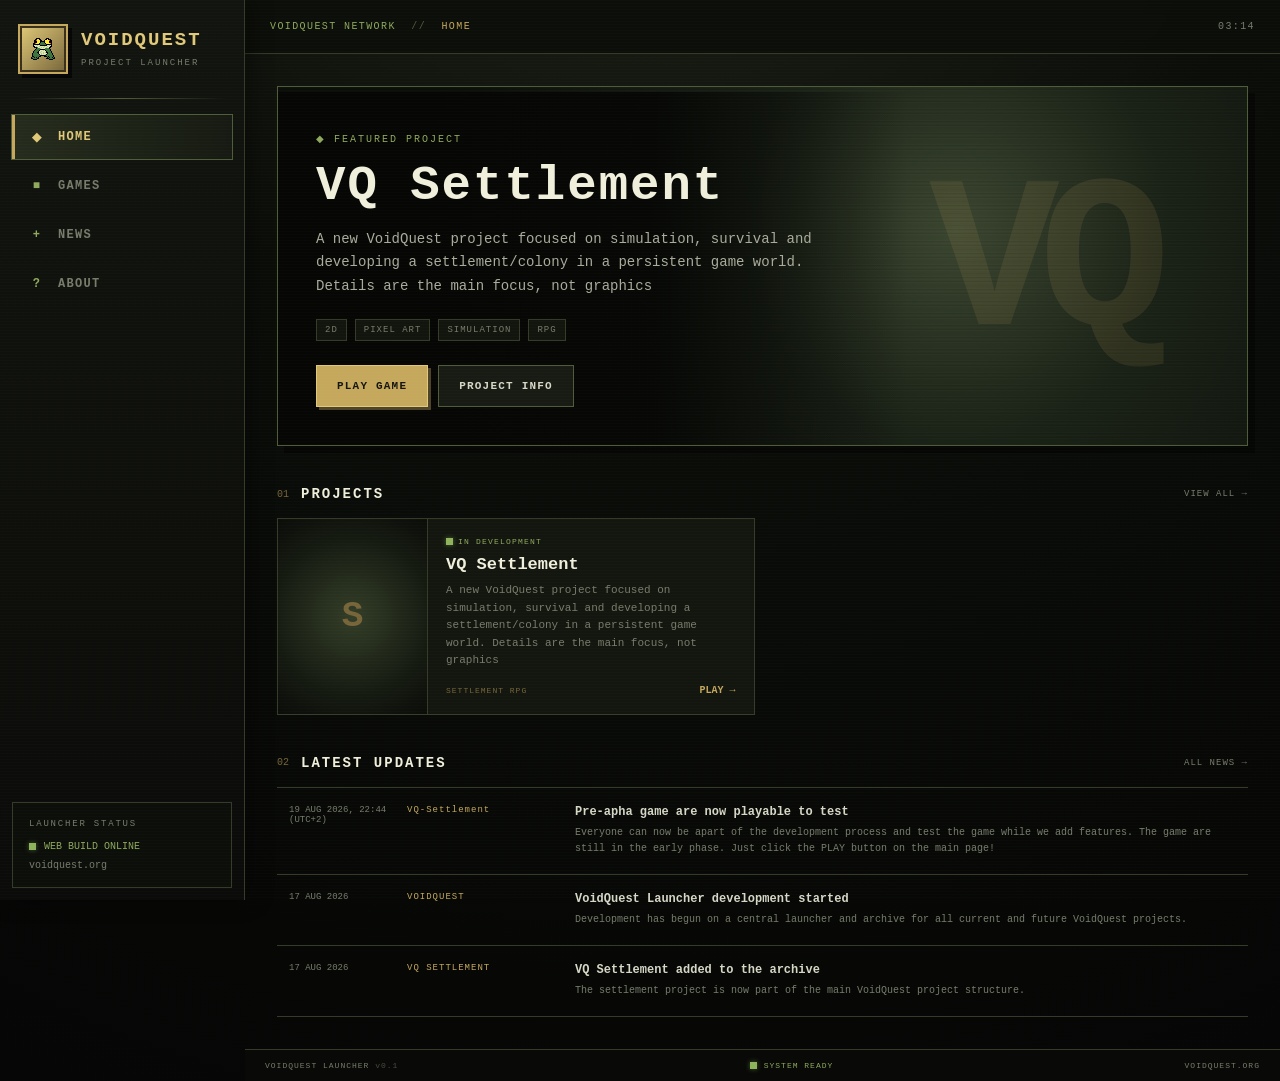
<file: index.html>
<!DOCTYPE html>
<html lang="en">
<head>
    <meta charset="UTF-8">

    <meta
        name="viewport"
        content="width=device-width, initial-scale=1.0"
    >

    <meta
        name="description"
        content="VoidQuest - Games, projects and worlds."
    >

    <title>VoidQuest Launcher</title>

    <link rel="stylesheet" href="style.css">
</head>

<body>

    <!-- Background decoration -->
    <div class="background-grid"></div>
    <div class="screen-noise"></div>

    <div class="launcher">

        <!-- =========================================
             LEFT SIDEBAR
        ========================================== -->
        <aside class="sidebar">

            <div class="brand">

                <div class="brand-icon">
                    <img src="/assets/logo.png" alt="">
                </div>

                <div class="brand-text">
                    <h1>VOIDQUEST</h1>
                    <span>PROJECT LAUNCHER</span>
                </div>

            </div>


            <div class="sidebar-divider"></div>


            <!-- Navigation -->
            <nav class="navigation">

                <button
                    class="nav-button active"
                    data-section="home"
                >
                    <span class="nav-symbol">◆</span>
                    HOME
                </button>


                <button
                    class="nav-button"
                    data-section="games"
                >
                    <span class="nav-symbol">■</span>
                    GAMES
                </button>


                <button
                    class="nav-button"
                    data-section="news"
                >
                    <span class="nav-symbol">+</span>
                    NEWS
                </button>


                <button
                    class="nav-button"
                    data-section="about"
                >
                    <span class="nav-symbol">?</span>
                    ABOUT
                </button>

            </nav>


            <div class="sidebar-spacer"></div>


            <!-- Small project information -->
            <div class="sidebar-status">

                <div class="sidebar-status-title">
                    LAUNCHER STATUS
                </div>

                <div class="status-row">
                    <span class="status-light"></span>
                    <span>WEB BUILD ONLINE</span>
                </div>

                <div class="status-info">
                    voidquest.org
                </div>

            </div>

        </aside>


        <!-- =========================================
             MAIN AREA
        ========================================== -->
        <div class="main-area">


            <!-- TOP BAR -->
            <header class="topbar">

                <div>
                    <span class="topbar-label">VOIDQUEST NETWORK</span>
                    <span class="topbar-separator">//</span>
                    <span id="pageTitle">HOME</span>
                </div>

                <div class="topbar-right">
                    <span id="clock">00:00</span>
                </div>

            </header>


            <!-- =====================================
                 CONTENT
            ====================================== -->
            <main class="content">


                <!-- =================================
                     HOME
                ================================== -->
                <section
                    id="home"
                    class="page-section active"
                >

                    <!-- FEATURED GAME -->
                    <div
                        class="featured-game"
                        id="featuredGame"
                    >
                        <!-- Filled by JavaScript -->
                    </div>


                    <div class="section-header">

                        <div>
                            <span class="section-index">
                                01
                            </span>

                            <h2>
                                PROJECTS
                            </h2>
                        </div>

                        <button
                            class="text-button"
                            data-open-section="games"
                        >
                            VIEW ALL →
                        </button>

                    </div>


                    <div
                        class="game-grid"
                        id="homeGames"
                    >
                        <!-- Filled by JavaScript -->
                    </div>


                    <!-- Updates -->
                    <div class="section-header updates-header">

                        <div>
                            <span class="section-index">
                                02
                            </span>

                            <h2>
                                LATEST UPDATES
                            </h2>
                        </div>

                        <button
                            class="text-button"
                            data-open-section="news"
                        >
                            ALL NEWS →
                        </button>

                    </div>


                    <div
                        class="news-list"
                        id="homeNews"
                    >
                        <!-- Filled by JavaScript -->
                    </div>

                </section>



                <!-- =================================
                     GAMES
                ================================== -->
                <section
                    id="games"
                    class="page-section"
                >

                    <div class="page-heading">

                        <span class="eyebrow">
                            VOIDQUEST ARCHIVE
                        </span>

                        <h2>
                            GAMES & PROJECTS
                        </h2>

                        <p>
                            A collection of worlds, prototypes
                            and experiments created under
                            VoidQuest.
                        </p>

                    </div>


                    <div
                        class="game-grid large-grid"
                        id="allGames"
                    >
                        <!-- Filled by JavaScript -->
                    </div>

                </section>



                <!-- =================================
                     NEWS
                ================================== -->
                <section
                    id="news"
                    class="page-section"
                >

                    <div class="page-heading">

                        <span class="eyebrow">
                            DEVELOPER LOG
                        </span>

                        <h2>
                            NEWS & UPDATES
                        </h2>

                        <p>
                            Development logs, game updates
                            and VoidQuest announcements.
                        </p>

                    </div>


                    <div
                        class="news-list full-news-list"
                        id="allNews"
                    >
                        <!-- Filled by JavaScript -->
                    </div>

                </section>



                <!-- =================================
                     ABOUT
                ================================== -->
                <section
                    id="about"
                    class="page-section"
                >

                    <div class="page-heading">

                        <span class="eyebrow">
                            ABOUT THE PROJECT
                        </span>

                        <h2>
                            VOIDQUEST
                        </h2>

                    </div>


                    <div class="about-layout">

                        <div class="about-panel">

                            <h3>
                                WHAT IS VOIDQUEST?
                            </h3>

                            <p>
                                VoidQuest is my personal collection
                                of games, experiments and worlds.
                            </p>

                            <p>
                                Most projects are inspired by
                                old-school RPGs, MMORPGs,
                                dungeon crawlers and pixel-art games.
                            </p>

                            <p>
                                This launcher acts as the central
                                hub for every VoidQuest project.
                            </p>

                        </div>


                        <div class="about-panel">

                            <h3>
                                CURRENT FOCUS
                            </h3>

                            <div class="info-row">
                                <span>PROJECTS</span>
                                <strong>2</strong>
                            </div>

                            <div class="info-row">
                                <span>PLATFORM</span>
                                <strong>WEB</strong>
                            </div>

                            <div class="info-row">
                                <span>ENGINE</span>
                                <strong>HTML / JS</strong>
                            </div>

                            <div class="info-row">
                                <span>STATUS</span>
                                <strong>IN DEVELOPMENT</strong>
                            </div>

                        </div>


                        <div class="about-panel about-wide">

                            <h3>
                                THE VOIDQUEST ARCHIVE
                            </h3>

                            <p>
                                One of the goals of this website is
                                to keep old projects alive instead
                                of letting them disappear when
                                development stops.
                            </p>

                            <p>
                                Finished games, abandoned prototypes
                                and active projects can all remain
                                available here as part of the
                                VoidQuest archive.
                            </p>

                        </div>

                    </div>

                </section>

            </main>


            <!-- =====================================
                 BOTTOM STATUS BAR
            ====================================== -->
            <footer class="statusbar">

                <div>
                    VOIDQUEST LAUNCHER
                    <span class="dim">v0.1</span>
                </div>

                <div class="statusbar-center">
                    <span class="status-light"></span>
                    SYSTEM READY
                </div>

                <div>
                    VOIDQUEST.ORG
                </div>

            </footer>

        </div>

    </div>


    <!-- Small popup message -->
    <div
        id="toast"
        class="toast"
    >
        Message
    </div>


    <script src="script.js"></script>

</body>
</html>
</file>
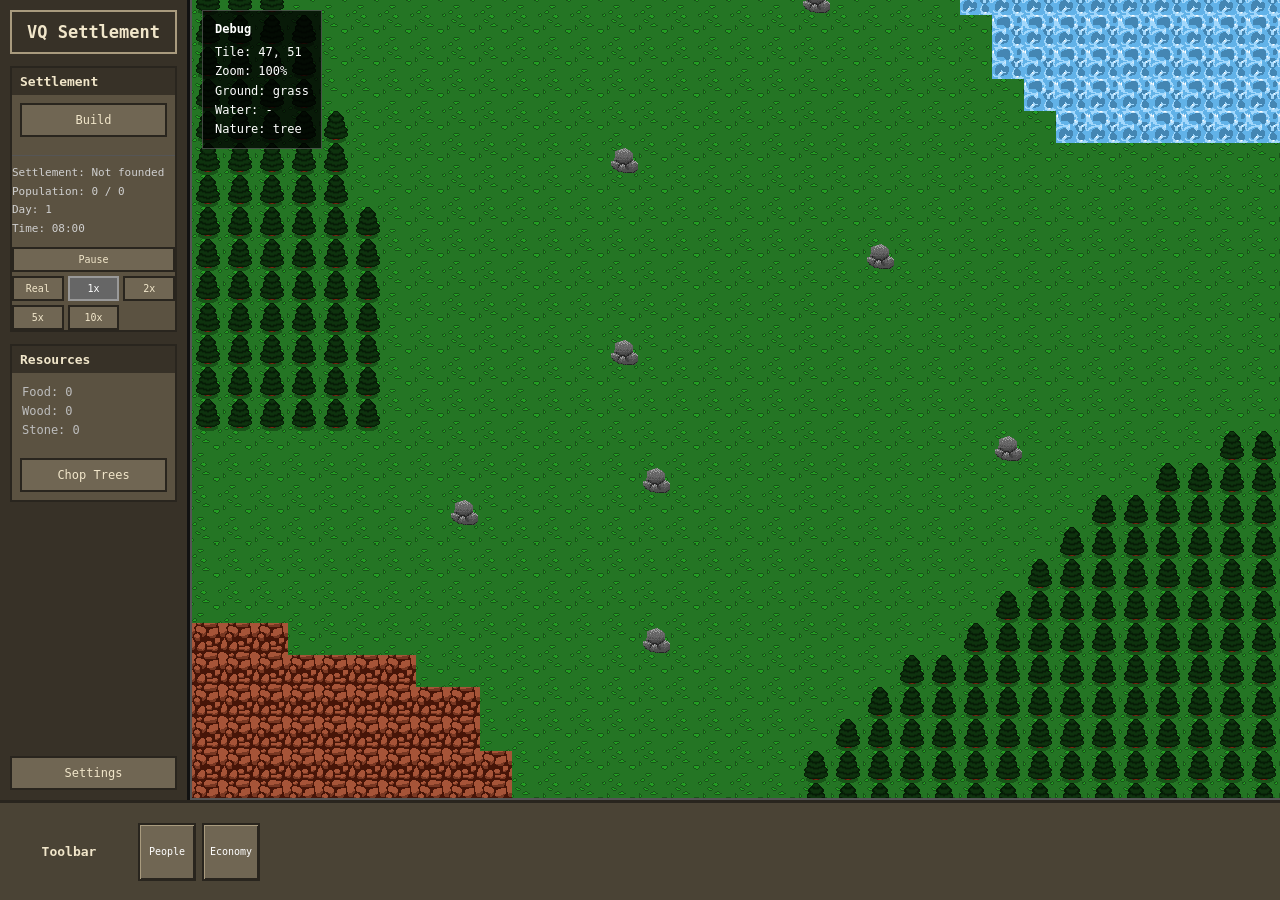
<file: vq-settlement/index.html>
<!DOCTYPE html>
<html lang="en">
<head>
    <meta charset="UTF-8">

    <meta
        name="viewport"
        content="width=device-width, initial-scale=1.0"
    >

    <title>VQ Settlement</title>

    <link rel="stylesheet" href="style.css">
</head>

<body>

    <div id="game-container">

        <!-- FAST VENSTRE UI -->
        <aside id="left-ui">

            <div class="ui-title">
                VQ Settlement
            </div>

            <div class="ui-section">
                <div class="ui-section-title">Settlement</div>

                <div class="ui-section-content">
                    <button id="category-build" class="ui-action-button">
                        Build
                    </button>
                </div>

                <div class="settlement-readout">
                    Settlement:
                    <span id="settlement-name">Not founded</span>
                    <br>

                    Population:
                    <span id="settlement-population">0</span>
                    <br>

                    Day:
                    <span id="game-day">1</span>
                    <br>

                    Time:
                    <span id="game-time">08:00</span>

                    <div class="time-controls">

                        <button
                            id="time-pause-button"
                            class="time-control-button"
                            title="Pause / Play"
                        >
                            Pause
                        </button>

                        <button
                            id="time-speed-real"
                            class="time-control-button"
                            title="Real-time speed"
                        >
                            Real
                        </button>

                        <button
                            id="time-speed-1"
                            class="time-control-button active"
                            title="Normal speed"
                        >
                            1x
                        </button>

                        <button
                            id="time-speed-2"
                            class="time-control-button"
                            title="2x speed"
                        >
                            2x
                        </button>

                        <button
                            id="time-speed-5"
                            class="time-control-button"
                            title="5x speed"
                        >
                            5x
                        </button>

                        <button
                            id="time-speed-10"
                            class="time-control-button"
                            title="10x speed"
                        >
                            10x
                        </button>

                    </div>

                </div>

            </div>

            <div class="ui-section">
                <div class="ui-section-title">Resources</div>

                <div class="ui-placeholder">
                    Food: <span id="resource-food">0</span><br>
                    Wood: <span id="resource-wood">0</span><br>
                    Stone: <span id="resource-stone">0</span>
                </div>

                <div class="ui-section-content">
                    <button
                        id="tool-chop-tree"
                        class="ui-action-button"
                        title="Chop Tree"
                    >
                        Chop Trees
                    </button>
                </div>

            </div>

            <button id="settings-button" class="ui-action-button settings-launch">
                Settings
            </button>

        </aside>


        <!-- SELVE KARTVINDUET -->
        <div id="map-frame">

            <canvas id="game-canvas"></canvas>

            <!-- Midlertidig debug info -->
            <div id="debug-panel">

                <div class="game-title">
                    Debug
                </div>

                <div>
                    Tile:
                    <span id="debug-tile">0, 0</span>
                </div>

                <div>
                    Zoom:
                    <span id="debug-zoom">100%</span>
                </div>

                <div>
                    Ground:
                    <span id="debug-ground">-</span>
                </div>

                <div>
                    Water:
                    <span id="debug-water">-</span>
                </div>

                <div>
                    Nature:
                    <span id="debug-nature">-</span>
                </div>

            </div>

            <div id="building-info-popup">
                <div id="building-info-title">
                    Building
                </div>

                <div id="building-info-content">
                </div>
            </div>

        </div>


        <!-- FAST UI LANGS BUNNEN -->
        <div id="bottom-ui">

            <div class="bottom-placeholder">
                Toolbar
            </div>

            <div class="toolbar-slots" id="toolbar-slots">

                <button
                    id="toolbar-people"
                    class="toolbar-slot toolbar-button normal-toolbar-item"
                    title="Population"
                >
                    People
                </button>

                <button
                    id="toolbar-economy"
                    class="toolbar-slot toolbar-button normal-toolbar-item"
                    title="Economy"
                >
                    Economy
                </button>

                <!-- BUILD CATEGORIES -->

                <button
                    id="build-category-housing"
                    class="toolbar-slot toolbar-button build-toolbar-item"
                    title="Housing"
                    hidden
                >
                    Housing
                </button>

                <button
                    id="build-category-food"
                    class="toolbar-slot toolbar-button build-toolbar-item"
                    title="Food"
                    hidden
                >
                    Food
                </button>

                <button
                    id="build-category-infrastructure"
                    class="toolbar-slot toolbar-button build-toolbar-item"
                    title="Infrastructure"
                    hidden
                >
                    Infra
                </button>

                <button
                    id="build-category-resources"
                    class="toolbar-slot toolbar-button build-toolbar-item"
                    title="Resources"
                    hidden
                >
                    Resources
                </button>


                <!-- BACK -->

                <button
                    id="build-toolbar-back"
                    class="toolbar-slot toolbar-button build-toolbar-item"
                    hidden
                >
                    Back
                </button>


                <!-- INFRASTRUCTURE -->

                <button
                    id="tool-settlement-center"
                    class="toolbar-slot toolbar-button build-toolbar-item"
                    data-build-category="infrastructure"
                    title="Settlement Center"
                    hidden
                >
                    Center
                </button>

                <!-- ROADS -->

                <button
                    id="tool-road"
                    class="toolbar-slot toolbar-button build-toolbar-item"
                    data-build-category="infrastructure"
                    title="Road - Cost: 2 Wood"
                    disabled
                    hidden
                >
                    Road
                </button>

                <!-- HOUSING -->

                <button
                    id="tool-house"
                    class="toolbar-slot toolbar-button build-toolbar-item"
                    data-build-category="housing"
                    title="House - Cost: 20 Wood"
                    disabled
                    hidden
                >
                    House
                </button>


                <!-- FOOD -->

                <button
                    id="tool-farm"
                    class="toolbar-slot toolbar-button build-toolbar-item"
                    data-build-category="food"
                    title="Farm - Cost: 30 Wood"
                    disabled
                    hidden
                >
                    Farm
                </button>

                <button
                    id="tool-market-hall"
                    class="toolbar-slot toolbar-button build-toolbar-item"
                    data-build-category="food"
                    title="Market Hall - Cost: 40 Wood"
                    disabled
                    hidden
                >
                    Market
                </button>

                <!-- RESOURCES -->

                <button
                    id="tool-lumber-mill"
                    class="toolbar-slot toolbar-button build-toolbar-item"
                    data-build-category="resources"
                    title="Lumber Mill - Cost: 30 Wood"
                    disabled
                    hidden
                >
                    Lumber
                </button>

                <button
                    id="tool-stone-quarry"
                    class="toolbar-slot toolbar-button build-toolbar-item"
                    data-build-category="resources"
                    title="Stone Quarry - Cost: 40 Wood"
                    disabled
                    hidden
                >
                    Quarry
                </button>

            </div>

        </div>

        <!-- =====================================================
            PEOPLE MENU
            ===================================================== -->

        <div id="people-menu-layer">

            <div id="people-menu">

                <div class="people-menu-header">

                    <button
                        id="people-menu-back"
                        class="people-menu-header-button"
                        hidden
                    >
                        Back
                    </button>

                    <div id="people-menu-title">
                        People
                    </div>

                    <button
                        id="people-menu-close"
                        class="people-menu-header-button"
                    >
                        X
                    </button>

                </div>


                <div id="people-menu-search-wrap">

                    <input
                        id="people-menu-search"
                        type="text"
                        autocomplete="off"
                        placeholder="Search surname..."
                    >

                </div>


                <div id="people-menu-content">
                </div>

            </div>

        </div>

        <!-- =====================================================
            ECONOMY MENU
            ===================================================== -->

        <div id="economy-menu-layer">

            <div id="economy-menu">

                <div class="people-menu-header">

                    <div></div>

                    <div id="economy-menu-title">
                        Economy
                    </div>

                    <button
                        id="economy-menu-close"
                        class="people-menu-header-button"
                    >
                        X
                    </button>

                </div>

                <div id="economy-menu-content">
                </div>

            </div>

        </div>

        <div id="settings-overlay">

            <div id="settings-menu">

                <div class="settings-title">
                    Settings
                </div>

                <div id="save-status">
                    No save found.
                </div>

                <button id="new-game-button" class="settings-menu-button">
                    New Game
                </button>

                <button id="save-game-button" class="settings-menu-button">
                    Save Game
                </button>

                <button id="load-game-button" class="settings-menu-button">
                    Load Game
                </button>

                <button id="close-settings-button" class="settings-menu-button">
                    Close
                </button>

            </div>

        </div>

        <div id="settlement-name-overlay">

            <div id="settlement-name-menu">

                <div class="settings-title">
                    Found Settlement
                </div>

                <div class="name-description">
                    Give your new settlement a name.
                </div>

                <input
                    id="settlement-name-input"
                    type="text"
                    maxlength="24"
                    autocomplete="off"
                    placeholder="Settlement name"
                >

                <button
                    id="confirm-settlement-name"
                    class="settings-menu-button"
                >
                    Found Settlement
                </button>

            </div>

        </div>

    </div>

    <script src="script.js"></script>

</body>
</html>
</file>
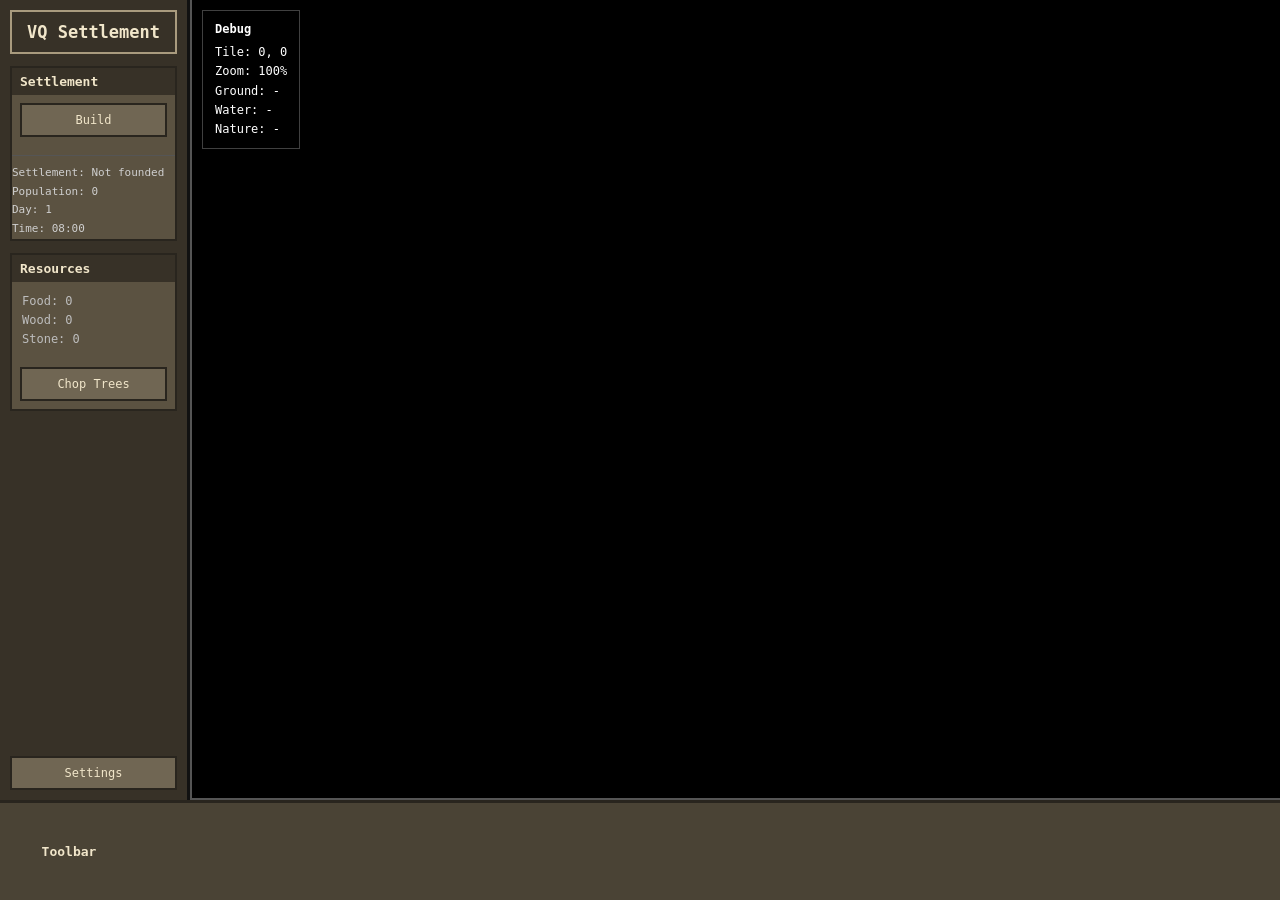
<file: vq-settlement/vq-settlement.html>
<!DOCTYPE html>
<html lang="en">
<head>
    <meta charset="UTF-8">

    <meta
        name="viewport"
        content="width=device-width, initial-scale=1.0"
    >

    <title>VQ Settlement</title>

    <link rel="stylesheet" href="style.css">
</head>

<body>

    <div id="game-container">

        <!-- FAST VENSTRE UI -->
        <aside id="left-ui">

            <div class="ui-title">
                VQ Settlement
            </div>

            <div class="ui-section">
                <div class="ui-section-title">Settlement</div>

                <div class="ui-section-content">
                    <button id="category-build" class="ui-action-button">
                        Build
                    </button>
                </div>

                <div class="settlement-readout">
                    Settlement:
                    <span id="settlement-name">Not founded</span>
                    <br>

                    Population:
                    <span id="settlement-population">0</span>
                    <br>

                    Day:
                    <span id="game-day">1</span>
                    <br>

                    Time:
                    <span id="game-time">08:00</span>

                </div>

            </div>

            <div class="ui-section">
                <div class="ui-section-title">Resources</div>

                <div class="ui-placeholder">
                    Food: <span id="resource-food">0</span><br>
                    Wood: <span id="resource-wood">0</span><br>
                    Stone: <span id="resource-stone">0</span>
                </div>

                <div class="ui-section-content">
                    <button
                        id="tool-chop-tree"
                        class="ui-action-button"
                        title="Chop Tree"
                    >
                        Chop Trees
                    </button>
                </div>

            </div>

            <button id="settings-button" class="ui-action-button settings-launch">
                Settings
            </button>

        </aside>


        <!-- SELVE KARTVINDUET -->
        <div id="map-frame">

            <canvas id="game-canvas"></canvas>

            <!-- Midlertidig debug info -->
            <div id="debug-panel">

                <div class="game-title">
                    Debug
                </div>

                <div>
                    Tile:
                    <span id="debug-tile">0, 0</span>
                </div>

                <div>
                    Zoom:
                    <span id="debug-zoom">100%</span>
                </div>

                <div>
                    Ground:
                    <span id="debug-ground">-</span>
                </div>

                <div>
                    Water:
                    <span id="debug-water">-</span>
                </div>

                <div>
                    Nature:
                    <span id="debug-nature">-</span>
                </div>

            </div>

        </div>


        <!-- FAST UI LANGS BUNNEN -->
        <div id="bottom-ui">

            <div class="bottom-placeholder">
                Toolbar
            </div>

            <div class="toolbar-slots" id="toolbar-slots">

                <!-- BUILD CATEGORIES -->

                <button
                    id="build-category-housing"
                    class="toolbar-slot toolbar-button build-toolbar-item"
                    title="Housing"
                    hidden
                >
                    Housing
                </button>

                <button
                    id="build-category-food"
                    class="toolbar-slot toolbar-button build-toolbar-item"
                    title="Food"
                    hidden
                >
                    Food
                </button>

                <button
                    id="build-category-infrastructure"
                    class="toolbar-slot toolbar-button build-toolbar-item"
                    title="Infrastructure"
                    hidden
                >
                    Infra
                </button>


                <!-- BACK -->

                <button
                    id="build-toolbar-back"
                    class="toolbar-slot toolbar-button build-toolbar-item"
                    hidden
                >
                    Back
                </button>


                <!-- INFRASTRUCTURE -->

                <button
                    id="tool-settlement-center"
                    class="toolbar-slot toolbar-button build-toolbar-item"
                    data-build-category="infrastructure"
                    title="Settlement Center"
                    hidden
                >
                    Center
                </button>

                <!-- ROADS -->

                <button
                    id="tool-road"
                    class="toolbar-slot toolbar-button build-toolbar-item"
                    data-build-category="infrastructure"
                    title="Road - Cost: 2 Wood"
                    disabled
                    hidden
                >
                    Road
                </button>

                <!-- HOUSING -->

                <button
                    id="tool-house"
                    class="toolbar-slot toolbar-button build-toolbar-item"
                    data-build-category="housing"
                    title="House - Cost: 20 Wood"
                    disabled
                    hidden
                >
                    House
                </button>


                <!-- FOOD -->

                <button
                    id="tool-farm"
                    class="toolbar-slot toolbar-button build-toolbar-item"
                    data-build-category="food"
                    title="Farm - Cost: 30 Wood"
                    disabled
                    hidden
                >
                    Farm
                </button>

            </div>

        </div>

        <div id="settings-overlay">

            <div id="settings-menu">

                <div class="settings-title">
                    Settings
                </div>

                <div id="save-status">
                    No save found.
                </div>

                <button id="new-game-button" class="settings-menu-button">
                    New Game
                </button>

                <button id="save-game-button" class="settings-menu-button">
                    Save Game
                </button>

                <button id="load-game-button" class="settings-menu-button">
                    Load Game
                </button>

                <button id="close-settings-button" class="settings-menu-button">
                    Close
                </button>

            </div>

        </div>

        <div id="settlement-name-overlay">

            <div id="settlement-name-menu">

                <div class="settings-title">
                    Found Settlement
                </div>

                <div class="name-description">
                    Give your new settlement a name.
                </div>

                <input
                    id="settlement-name-input"
                    type="text"
                    maxlength="24"
                    autocomplete="off"
                    placeholder="Settlement name"
                >

                <button
                    id="confirm-settlement-name"
                    class="settings-menu-button"
                >
                    Found Settlement
                </button>

            </div>

        </div>

    </div>

    <script src="script.js"></script>

</body>
</html>
</file>
<file: style.css>
/* =========================================================
   VOIDQUEST LAUNCHER
   ========================================================= */


/* =========================================================
   VARIABLES
   ========================================================= */

:root {

    --background: #080907;
    --background-light: #10120d;

    --panel: #13160f;
    --panel-light: #1a1e15;
    --panel-hover: #20261a;

    --border: #343b28;
    --border-light: #4f5c39;

    --gold: #c5a85c;
    --gold-bright: #e0c978;
    --gold-dark: #77653a;

    --green: #8fa95d;
    --green-dark: #485e32;

    --text: #d7d7c6;
    --text-bright: #f0efdc;
    --text-dim: #777c6b;

    --danger: #b86d59;

    --sidebar-width: 245px;
    --topbar-height: 54px;
    --statusbar-height: 32px;
}


/* =========================================================
   RESET
   ========================================================= */

* {
    box-sizing: border-box;
    margin: 0;
    padding: 0;
}


html,
body {
    width: 100%;
    min-height: 100%;
}


body {

    background:
        radial-gradient(
            circle at 50% -30%,
            #222719 0%,
            #0b0d09 45%,
            #050605 100%
        );

    color: var(--text);

    font-family:
        "Courier New",
        Consolas,
        monospace;

    font-size: 14px;

    overflow-x: hidden;
}


/* =========================================================
   BACKGROUND EFFECT
   ========================================================= */

.background-grid {

    position: fixed;

    inset: 0;

    pointer-events: none;

    opacity: 0.13;

    background-image:

        linear-gradient(
            rgba(255,255,255,0.04) 1px,
            transparent 1px
        ),

        linear-gradient(
            90deg,
            rgba(255,255,255,0.04) 1px,
            transparent 1px
        );

    background-size: 32px 32px;

    z-index: -2;
}


.screen-noise {

    position: fixed;

    inset: 0;

    pointer-events: none;

    opacity: 0.035;

    background:

        repeating-linear-gradient(
            0deg,
            transparent,
            transparent 2px,
            #ffffff 3px
        );

    z-index: 1000;
}


/* =========================================================
   LAUNCHER LAYOUT
   ========================================================= */

.launcher {

    width: 100%;

    min-height: 100vh;

    display: flex;
}


/* =========================================================
   SIDEBAR
   ========================================================= */

.sidebar {

    position: fixed;

    top: 0;
    left: 0;
    bottom: 0;

    width: var(--sidebar-width);

    display: flex;
    flex-direction: column;

    background:

        linear-gradient(
            180deg,
            #12140f,
            #0b0c09
        );

    border-right: 1px solid var(--border);

    box-shadow:
        6px 0 20px rgba(0,0,0,0.4);

    z-index: 20;
}


/* Brand */

.brand {

    min-height: 98px;

    display: flex;
    align-items: center;

    gap: 13px;

    padding: 18px;
}


.brand-icon {

    width: 50px;
    height: 50px;

    flex-shrink: 0;

    display: flex;
    align-items: center;
    justify-content: center;

    color: #101209;

    font-size: 17px;
    font-weight: bold;

    background:
        linear-gradient(
            135deg,
            var(--gold-bright),
            var(--gold-dark)
        );

    border:

        2px solid
        var(--gold);

    box-shadow:

        inset 0 0 0 2px #38301d,
        4px 4px 0 #050605;
}


.brand-text h1 {

    font-size: 19px;

    letter-spacing: 2px;

    color: var(--gold-bright);

    line-height: 1;
}


.brand-text span {

    display: block;

    margin-top: 8px;

    font-size: 9px;

    letter-spacing: 2px;

    color: var(--text-dim);
}


.sidebar-divider {

    height: 1px;

    margin: 0 18px 15px;

    background:

        linear-gradient(
            90deg,
            transparent,
            var(--border-light),
            transparent
        );
}


/* =========================================================
   NAVIGATION
   ========================================================= */

.navigation {

    display: flex;
    flex-direction: column;

    padding: 0 11px;

    gap: 3px;
}


.nav-button {

    width: 100%;

    height: 46px;

    display: flex;
    align-items: center;

    gap: 12px;

    padding: 0 16px;

    border: 1px solid transparent;

    color: var(--text-dim);

    font-family: inherit;
    font-size: 12px;
    font-weight: bold;

    letter-spacing: 1.3px;

    text-align: left;

    cursor: pointer;

    background: transparent;

    transition:
        background 0.12s,
        color 0.12s,
        border 0.12s;
}


.nav-button:hover {

    color: var(--text);

    background: rgba(255,255,255,0.025);

    border-color: #252b1f;
}


.nav-button.active {

    color: var(--gold-bright);

    border-color: var(--border-light);

    background:

        linear-gradient(
            90deg,
            #262c1d,
            #161a12
        );

    box-shadow:

        inset 3px 0 0 var(--gold);
}


.nav-symbol {

    width: 18px;

    text-align: center;

    color: var(--green);
}


.nav-button.active .nav-symbol {
    color: var(--gold-bright);
}


.sidebar-spacer {
    flex: 1;
}


/* =========================================================
   SIDEBAR STATUS
   ========================================================= */

.sidebar-status {

    padding: 16px;

    margin: 12px;

    border: 1px solid var(--border);

    background: #0c0e0a;
}


.sidebar-status-title {

    margin-bottom: 12px;

    color: var(--text-dim);

    font-size: 9px;

    letter-spacing: 1.8px;
}


.status-row {

    display: flex;
    align-items: center;

    gap: 8px;

    font-size: 10px;

    color: var(--green);
}


.status-light {

    display: inline-block;

    width: 7px;
    height: 7px;

    background: #8db45b;

    box-shadow:
        0 0 5px rgba(141,180,91,0.5);
}


.status-info {

    margin-top: 8px;

    font-size: 10px;

    color: var(--text-dim);
}


/* =========================================================
   MAIN AREA
   ========================================================= */

.main-area {

    min-height: 100vh;

    margin-left: var(--sidebar-width);

    width: calc(100% - var(--sidebar-width));

    display: flex;
    flex-direction: column;
}


/* =========================================================
   TOP BAR
   ========================================================= */

.topbar {

    position: sticky;

    top: 0;

    height: var(--topbar-height);

    flex-shrink: 0;

    display: flex;
    align-items: center;
    justify-content: space-between;

    padding: 0 25px;

    background:
        rgba(12,14,10,0.94);

    backdrop-filter: blur(8px);

    border-bottom: 1px solid var(--border);

    color: var(--text-dim);

    font-size: 10px;

    letter-spacing: 1.4px;

    z-index: 15;
}


.topbar-label {
    color: var(--green);
}


.topbar-separator {

    margin: 0 8px;

    color: var(--border-light);
}


#pageTitle {
    color: var(--gold);
}


.topbar-right {

    color: var(--text-dim);
}


/* =========================================================
   CONTENT
   ========================================================= */

.content {

    width: 100%;

    max-width: 1400px;

    margin: 0 auto;

    flex: 1;

    padding: 32px;
}


/* =========================================================
   PAGE SECTIONS
   ========================================================= */

.page-section {
    display: none;
}


.page-section.active {

    display: block;

    animation: pageAppear 0.18s ease;
}


@keyframes pageAppear {

    from {
        opacity: 0;
        transform: translateY(4px);
    }

    to {
        opacity: 1;
        transform: translateY(0);
    }

}


/* =========================================================
   FEATURED GAME
   ========================================================= */

.featured-game {

    position: relative;

    min-height: 360px;

    overflow: hidden;

    display: flex;
    align-items: flex-end;

    border: 1px solid var(--border-light);

    background:

        radial-gradient(
            circle at 70% 40%,
            #3b4630 0%,
            #1a2116 30%,
            #0b0e09 75%
        );

    box-shadow:

        7px 7px 0 rgba(0,0,0,0.35);

    margin-bottom: 40px;
}


.featured-game::after {

    content: "";

    position: absolute;

    inset: 0;

    pointer-events: none;

    background:

        repeating-linear-gradient(
            0deg,
            transparent,
            transparent 3px,
            rgba(0,0,0,0.13) 4px
        );
}


.featured-background {

    position: absolute;

    inset: 0;

    background-position: center;
    background-size: cover;

    image-rendering: pixelated;

    opacity: 0.45;
}


.featured-placeholder {

    position: absolute;

    top: 50%;
    right: 10%;

    transform: translateY(-50%);

    color: rgba(197,168,92,0.12);

    font-size: clamp(100px, 17vw, 260px);

    font-weight: bold;

    letter-spacing: -20px;

    user-select: none;
}


.featured-content {

    position: relative;

    width: 65%;

    padding: 38px;

    z-index: 3;

    background:

        linear-gradient(
            90deg,
            rgba(6,7,5,0.98) 0%,
            rgba(6,7,5,0.92) 60%,
            transparent 100%
        );
}


.featured-label {

    display: inline-block;

    margin-bottom: 13px;

    color: var(--green);

    font-size: 10px;

    letter-spacing: 2px;
}


.featured-content h2 {

    color: var(--text-bright);

    font-size: clamp(28px, 4vw, 49px);

    letter-spacing: 2px;

    margin-bottom: 14px;
}


.featured-content p {

    max-width: 600px;

    color: #a9ac9b;

    line-height: 1.7;

    margin-bottom: 20px;
}


.game-meta {

    display: flex;
    flex-wrap: wrap;

    gap: 8px;

    margin-bottom: 24px;
}


.meta-tag {

    padding: 5px 8px;

    border: 1px solid var(--border);

    background: #11150d;

    color: var(--text-dim);

    font-size: 9px;

    letter-spacing: 1px;
}


/* =========================================================
   BUTTONS
   ========================================================= */

.primary-button,
.secondary-button {

    min-height: 42px;

    padding: 0 20px;

    font-family: inherit;

    font-size: 11px;
    font-weight: bold;

    letter-spacing: 1.2px;

    cursor: pointer;

    transition:
        transform 0.1s,
        background 0.1s;
}


.primary-button {

    color: #16160f;

    background: var(--gold);

    border:

        1px solid
        var(--gold-bright);

    box-shadow:
        3px 3px 0 #4e4228;
}


.primary-button:hover {

    background: var(--gold-bright);

    transform: translate(-1px, -1px);
}


.primary-button:active {

    transform: translate(2px, 2px);

    box-shadow:
        1px 1px 0 #4e4228;
}


.secondary-button {

    color: var(--text);

    background: #171b13;

    border: 1px solid var(--border-light);
}


.secondary-button:hover {

    background: #22281b;
}


.button-row {

    display: flex;

    flex-wrap: wrap;

    gap: 10px;
}


/* =========================================================
   SECTION HEADERS
   ========================================================= */

.section-header {

    display: flex;
    align-items: center;
    justify-content: space-between;

    margin-bottom: 16px;
}


.section-header > div {

    display: flex;
    align-items: center;

    gap: 12px;
}


.section-index {

    color: var(--gold-dark);

    font-size: 10px;
}


.section-header h2 {

    color: var(--text-bright);

    font-size: 14px;

    letter-spacing: 2px;
}


.text-button {

    border: 0;

    background: none;

    color: var(--text-dim);

    font-family: inherit;

    font-size: 9px;

    letter-spacing: 1px;

    cursor: pointer;
}


.text-button:hover {
    color: var(--gold);
}


.updates-header {
    margin-top: 40px;
}


/* =========================================================
   GAME CARDS
   ========================================================= */

.game-grid {

    display: grid;

    grid-template-columns:
        repeat(2, minmax(0, 1fr));

    gap: 16px;
}


.large-grid {

    grid-template-columns:
        repeat(
            auto-fill,
            minmax(310px, 1fr)
        );
}


.game-card {

    position: relative;

    display: flex;

    min-height: 190px;

    overflow: hidden;

    border: 1px solid var(--border);

    background: var(--panel);

    transition:
        border 0.15s,
        transform 0.15s,
        background 0.15s;
}


.game-card:hover {

    border-color: var(--gold-dark);

    background: var(--panel-hover);

    transform: translateY(-2px);
}


.game-art {

    position: relative;

    width: 150px;

    min-width: 150px;

    overflow: hidden;

    display: flex;
    align-items: center;
    justify-content: center;

    background:

        radial-gradient(
            circle,
            #333d27,
            #151a11 65%,
            #0a0c08
        );

    border-right: 1px solid var(--border);

    image-rendering: pixelated;
}


.game-art-background {

    position: absolute;

    inset: 0;

    background-position: center;
    background-size: cover;

    image-rendering: pixelated;
}


.game-art-placeholder {

    position: relative;

    font-size: 36px;
    font-weight: bold;

    color: var(--gold-dark);

    z-index: 2;
}


.game-card-content {

    padding: 18px;

    display: flex;
    flex-direction: column;

    flex: 1;
}


.game-status {

    display: inline-flex;

    align-items: center;

    width: fit-content;

    gap: 5px;

    margin-bottom: 9px;

    color: var(--green);

    font-size: 8px;

    letter-spacing: 1.2px;
}


.game-card h3 {

    color: var(--text-bright);

    font-size: 17px;

    margin-bottom: 8px;
}


.game-card p {

    color: var(--text-dim);

    font-size: 11px;

    line-height: 1.6;

    margin-bottom: 15px;
}


.game-card-footer {

    margin-top: auto;

    display: flex;
    align-items: center;
    justify-content: space-between;

    gap: 10px;
}


.game-type {

    font-size: 8px;

    color: var(--gold-dark);

    letter-spacing: 1px;
}


.card-play-button {

    border: 0;

    background: none;

    color: var(--gold);

    font-family: inherit;

    font-weight: bold;
    font-size: 10px;

    cursor: pointer;
}


.card-play-button:hover {
    color: var(--gold-bright);
}


/* =========================================================
   NEWS
   ========================================================= */

.news-list {

    display: flex;

    flex-direction: column;

    border-top: 1px solid var(--border);
}


.news-item {

    display: grid;

    grid-template-columns:
        100px 150px 1fr;

    gap: 18px;

    padding: 17px 12px;

    border-bottom: 1px solid var(--border);

    transition: background 0.12s;
}


.news-item:hover {

    background:
        rgba(255,255,255,0.018);
}


.news-date {

    color: var(--text-dim);

    font-size: 9px;
}


.news-game {

    color: var(--gold);

    font-size: 9px;

    letter-spacing: 1px;
}


.news-content h3 {

    color: var(--text);

    font-size: 12px;

    margin-bottom: 6px;
}


.news-content p {

    color: var(--text-dim);

    font-size: 10px;

    line-height: 1.6;
}


.full-news-list {

    margin-top: 30px;
}


/* =========================================================
   PAGE HEADING
   ========================================================= */

.page-heading {

    max-width: 720px;

    margin-bottom: 35px;
}


.eyebrow {

    display: block;

    color: var(--green);

    font-size: 9px;

    letter-spacing: 2px;

    margin-bottom: 10px;
}


.page-heading h2 {

    color: var(--text-bright);

    font-size: clamp(28px, 4vw, 42px);

    letter-spacing: 2px;

    margin-bottom: 12px;
}


.page-heading p {

    color: var(--text-dim);

    line-height: 1.7;
}


/* =========================================================
   ABOUT
   ========================================================= */

.about-layout {

    display: grid;

    grid-template-columns:
        repeat(2, minmax(0, 1fr));

    gap: 16px;
}


.about-panel {

    padding: 25px;

    border: 1px solid var(--border);

    background:

        linear-gradient(
            135deg,
            #161a12,
            #0f110d
        );
}


.about-panel h3 {

    margin-bottom: 19px;

    color: var(--gold);

    font-size: 12px;

    letter-spacing: 1.5px;
}


.about-panel p {

    margin-bottom: 13px;

    color: var(--text-dim);

    line-height: 1.75;
}


.about-wide {
    grid-column: 1 / -1;
}


.info-row {

    display: flex;

    align-items: center;
    justify-content: space-between;

    padding: 11px 0;

    border-bottom: 1px solid var(--border);

    font-size: 10px;
}


.info-row span {
    color: var(--text-dim);
}


.info-row strong {

    color: var(--text);

    font-weight: normal;
}


/* =========================================================
   BOTTOM STATUS BAR
   ========================================================= */

.statusbar {

    min-height: var(--statusbar-height);

    display: flex;
    align-items: center;
    justify-content: space-between;

    gap: 20px;

    padding: 0 20px;

    border-top: 1px solid var(--border);

    background: #090a08;

    color: var(--text-dim);

    font-size: 8px;

    letter-spacing: 1px;
}


.statusbar-center {

    display: flex;
    align-items: center;

    gap: 7px;

    color: var(--green);
}


.dim {
    color: #464b40;
}


/* =========================================================
   TOAST
   ========================================================= */

.toast {

    position: fixed;

    right: 25px;
    bottom: 50px;

    padding: 12px 17px;

    pointer-events: none;

    opacity: 0;

    transform: translateY(10px);

    border: 1px solid var(--gold-dark);

    background: #11130e;

    color: var(--gold);

    font-size: 10px;

    letter-spacing: 1px;

    z-index: 100;

    transition:
        opacity 0.2s,
        transform 0.2s;
}


.toast.show {

    opacity: 1;

    transform: translateY(0);
}


/* =========================================================
   SCROLLBAR
   ========================================================= */

::-webkit-scrollbar {
    width: 10px;
}


::-webkit-scrollbar-track {
    background: #090a08;
}


::-webkit-scrollbar-thumb {

    background: #353b2c;

    border: 2px solid #090a08;
}


::-webkit-scrollbar-thumb:hover {
    background: #4e593c;
}


/* =========================================================
   RESPONSIVE
   ========================================================= */

@media (max-width: 900px) {

    :root {
        --sidebar-width: 185px;
    }


    .brand {

        flex-direction: column;

        align-items: flex-start;

        gap: 8px;
    }


    .game-grid {
        grid-template-columns: 1fr;
    }


    .featured-content {
        width: 85%;
    }


    .about-layout {
        grid-template-columns: 1fr;
    }


    .about-wide {
        grid-column: auto;
    }

}


@media (max-width: 650px) {

    .launcher {
        display: block;
    }


    .sidebar {

        position: relative;

        width: 100%;

        min-height: auto;

        border-right: none;

        border-bottom: 1px solid var(--border);
    }


    .brand {

        min-height: auto;

        flex-direction: row;

        align-items: center;
    }


    .navigation {

        flex-direction: row;

        overflow-x: auto;

        padding-bottom: 10px;
    }


    .nav-button {

        min-width: 110px;

        justify-content: center;

        padding: 0 10px;
    }


    .sidebar-status,
    .sidebar-divider,
    .sidebar-spacer {
        display: none;
    }


    .main-area {

        margin-left: 0;

        width: 100%;
    }


    .content {
        padding: 18px;
    }


    .featured-game {
        min-height: 410px;
    }


    .featured-content {

        width: 100%;

        padding: 25px;

        background:

            linear-gradient(
                0deg,
                rgba(6,7,5,0.97),
                rgba(6,7,5,0.83)
            );
    }


    .featured-placeholder {
        right: 15%;
    }


    .game-card {
        flex-direction: column;
    }


    .game-art {

        width: 100%;
        height: 150px;
    }


    .news-item {

        grid-template-columns: 1fr;

        gap: 7px;
    }


    .statusbar {

        flex-direction: column;

        padding: 9px;

        gap: 5px;
    }

}
</file>
<file: vq-settlement/style.css>
/* =========================================================
   VQ SETTLEMENT
   Base stylesheet
   ========================================================= */


/* ---------------------------------------------------------
   RESET
   --------------------------------------------------------- */

* {
    margin: 0;
    padding: 0;
    box-sizing: border-box;
}

:root {

    /* =====================================================
       RETRO BEIGE UI PALETTE
       ===================================================== */

    --ui-black:
        #2B271F;

    --ui-dark:
        #373127;

    --ui-base:
        #4A4335;

    --ui-panel:
        #5B5241;

    --ui-button:
        #706653;

    --ui-button-hover:
        #817560;

    --ui-border-dark:
        #29251E;

    --ui-border-light:
        #A99B7E;

    --ui-text:
        #F1E6CA;

    --ui-text-muted:
        #C8BCA1;

}


/* ---------------------------------------------------------
   PAGE
   --------------------------------------------------------- */

html,
body {
    width: 100%;
    height: 100%;
    overflow: hidden;

    background: var(--ui-black);
}


/* =========================================================
   MAIN GAME LAYOUT
   ========================================================= */

#game-container {
    width: 100vw;
    height: 100vh;

    position: relative;

    display: grid;

    grid-template-columns: 190px minmax(0, 1fr);
    grid-template-rows: minmax(0, 1fr) 100px;

    background: var(--ui-dark);

    overflow: hidden;
}


/* =========================================================
   LEFT UI
   ========================================================= */

#left-ui {
    grid-column: 1;
    grid-row: 1;

    display: flex;
    flex-direction: column;

    min-height: 0;

    padding: 10px;

    border-right: 3px solid var(--ui-border-dark);

    border-right: 3px solid #111;

    color: var(--ui-text);

    font-family: monospace;

    overflow: hidden;

    user-select: none;
}


.ui-title {
    padding: 10px;

    margin-bottom: 12px;

    background:
    var(--ui-dark);

    border:
    2px solid
    var(--ui-border-light);

    font-size: 17px;
    font-weight: bold;

    text-align: center;
}


.ui-section {
    margin-bottom: 12px;

    border:
    2px solid
    var(--ui-border-dark);

    
    background:
        var(--ui-panel);
}


.ui-section-title {
    padding: 6px 8px;

    background:
    var(--ui-dark);

    font-size: 13px;
    font-weight: bold;
}


.ui-placeholder {
    padding: 10px;

    color: #bdbdbd;

    font-size: 12px;

    line-height: 1.6;
}


/* =========================================================
   MAP WINDOW
   ========================================================= */

#map-frame {
    grid-column: 2;
    grid-row: 1;

    position: relative;

    min-width: 0;
    min-height: 0;

    overflow: hidden;

    background: #000;

    border-left: 2px solid #555;
    border-bottom: 2px solid #555;
}


/* =========================================================
   GAME CANVAS
   ========================================================= */

#game-canvas {
    display: block;

    width: 100%;
    height: 100%;

    cursor: grab;

    image-rendering: pixelated;
    image-rendering: crisp-edges;
}


/* =========================================================
   BOTTOM UI
   ========================================================= */

#bottom-ui {
    grid-column: 1 / 3;
    grid-row: 2;

    display: flex;
    align-items: center;

    gap: 14px;

    padding: 10px 14px;

    background: var(--ui-base);

    border-top:
    3px solid
    var(--ui-border-dark);

    color:
    var(--ui-text);

    font-family: monospace;

    user-select: none;
}


.bottom-placeholder {
    width: 110px;

    font-size: 13px;
    font-weight: bold;

    text-align: center;
}


.toolbar-slots {
    display: flex;

    gap: 6px;
}


.toolbar-slot {

    width: 58px;
    height: 58px;

    background:
        var(--ui-button);

    border:
        2px solid
        var(--ui-border-dark);

    box-shadow:
        inset 1px 1px 0
            var(--ui-border-light),

        inset -1px -1px 0
            var(--ui-border-dark);
}


/* =========================================================
   DEBUG PANEL
   ========================================================= */

#debug-panel {
    position: absolute;

    top: 10px;
    left: 10px;

    padding: 9px 12px;

    background: rgba(0, 0, 0, 0.78);

    border: 1px solid rgba(255, 255, 255, 0.25);

    color: white;

    font-family: monospace;
    font-size: 12px;

    line-height: 1.6;

    pointer-events: none;

    user-select: none;
}


.game-title {
    margin-bottom: 4px;

    font-weight: bold;
}

/* =========================================================
   UI BUTTONS
   ========================================================= */

.ui-section-content {
    padding: 8px;
}


.ui-action-button {
    width: 100%;

    padding: 8px;

    background:
    var(--ui-button);

    border:
    2px solid
    var(--ui-border-dark);

    color:
    var(--ui-text);

    font-family: monospace;
    font-size: 12px;

    cursor: pointer;
}


.ui-action-button:hover {
    background:
        var(--ui-button-hover);
}


.ui-action-button.active {
    background: #555;
    border-color: #888;
}


/* =========================================================
   TOOLBAR BUTTONS
   ========================================================= */

.toolbar-button {
    padding: 4px;

    color: white;

    font-family: monospace;
    font-size: 10px;

    cursor: pointer;
}


.toolbar-button:hover {
    background: #444;
}


.toolbar-button.active {
    outline: 2px solid white;
    background: #505050;
}

.settlement-readout {
    margin-top: 10px;

    padding-top: 8px;

    border-top: 1px solid #555;

    color: #cfcfcf;

    font-size: 11px;
    line-height: 1.7;
}

.toolbar-button:disabled {
    opacity: 0.45;
    cursor: default;
}

/* =========================================================
   SETTINGS
   ========================================================= */

.settings-launch {
    margin-top: auto;
}


#settings-overlay {
    position: fixed;

    inset: 0;

    display: none;
    align-items: center;
    justify-content: center;

    background: rgba(0, 0, 0, 0.65);

    z-index: 1000;
}


#settings-overlay.open {
    display: flex;
}


#settings-menu {
    width: 320px;

    padding: 14px;

    background:
        var(--ui-base);

    border:
        3px solid
        var(--ui-border-dark);

    box-shadow:
        inset 1px 1px 0
            var(--ui-border-light),

        inset -1px -1px 0
            var(--ui-border-dark);

    color:
        var(--ui-text);

    font-family: monospace;
}


.settings-title {
    padding: 9px;

    margin-bottom: 12px;

    background: #151515;

    border: 2px solid #444;

    text-align: center;

    font-size: 16px;
    font-weight: bold;
}


#save-status {
    min-height: 42px;

    margin-bottom: 10px;
    padding: 8px;

    background: #1a1a1a;

    border: 1px solid #444;

    color: #bdbdbd;

    font-size: 11px;
    line-height: 1.5;
}


.settings-menu-button {
    width: 100%;

    margin-top: 7px;
    padding: 9px;

    background:
    var(--ui-button);

    border:
    2px solid
    var(--ui-border-dark);

    color:
    var(--ui-text);

    font-family: monospace;

    cursor: pointer;
}


.settings-menu-button:hover {
    background:
        var(--ui-button-hover);
}


.settings-menu-button:disabled {
    opacity: 0.4;
    cursor: default;
}

/* =========================================================
   SETTLEMENT NAME WINDOW
   ========================================================= */

#settlement-name-overlay {
    position: fixed;

    inset: 0;

    display: none;
    align-items: center;
    justify-content: center;

    background: rgba(0, 0, 0, 0.7);

    z-index: 1100;
}


#settlement-name-overlay.open {
    display: flex;
}


#settlement-name-menu {
    width: 340px;

    padding: 14px;

    background:
        var(--ui-base);

    border:
        3px solid
        var(--ui-border-dark);

    box-shadow:
        inset 1px 1px 0
            var(--ui-border-light),

        inset -1px -1px 0
            var(--ui-border-dark);

    color:
        var(--ui-text);

    font-family: monospace;
}


.name-description {
    margin-bottom: 10px;

    color: #bdbdbd;

    font-size: 11px;
}


#settlement-name-input {
    width: 100%;

    margin-bottom: 8px;

    padding: 9px;

    background: #151515;

    border: 2px solid #444;

    outline: none;

    color: white;

    font-family: monospace;
}


#settlement-name-input:focus {
    border-color: #888;
}

/* =========================================================
   BUILDING INFO POPUP
   ========================================================= */

#building-info-popup {
    position: absolute;

    display: none;

    min-width: 190px;
    max-width: 260px;

    padding: 8px;

    background: rgba(25, 25, 25, 0.96);

    border: 2px solid #111;

    box-shadow:
        inset 1px 1px 0 #555,
        inset -1px -1px 0 #111;

    color: white;

    font-family: monospace;
    font-size: 11px;

    line-height: 1.6;

    z-index: 50;

    pointer-events: none;
}


#building-info-popup.open {
    display: block;
}


#building-info-title {
    margin-bottom: 6px;
    padding-bottom: 5px;

    border-bottom: 1px solid #555;

    font-size: 13px;
    font-weight: bold;
}


.building-info-resident {
    color: #d8d8d8;
}

.building-info-family {
    margin-top: 8px;
}

.building-info-family-name {
    margin-bottom: 3px;

    color: #ffffff;

    font-weight: bold;
}

.building-info-resident {
    padding-left: 8px;

    color: #d8d8d8;
}

.building-info-relation {
    color: #999999;
}

/* =========================================================
   TIME CONTROLS
   ========================================================= */

.time-controls {
    display: grid;

    grid-template-columns:
        repeat(3, 1fr);

    gap: 4px;

    margin-top: 8px;
}


#time-pause-button {
    grid-column:
        1 / -1;
}


.time-control-button {
    min-width: 0;

    padding: 5px 3px;

    background:
    var(--ui-button);

    border:
    2px solid
    var(--ui-border-dark);

    color:
        var(--ui-text);

    font-family: monospace;
    font-size: 10px;

    cursor: pointer;
}


.time-control-button:hover {
    background:
        var(--ui-button-hover);
}


.time-control-button.active {
    background: #666;

    border-color: #999;

    color: white;
}

/* =========================================================
   PEOPLE MENU
   ========================================================= */

#people-menu-layer {
    position: fixed;

    inset: 0;

    display: none;

    z-index: 900;

    pointer-events: none;
}


#people-menu-layer.open {
    display: block;
}


#people-menu {
    position: absolute;

    top: auto;
    left: auto;

    right: 0;
    bottom: 100px;

    transform: none;

    width: min(
        460px,
        calc(100vw - 40px)
    );

    max-height: min(
        620px,
        calc(100vh - 120px)
    );

    display: flex;
    flex-direction: column;

    padding: 12px;

    background:
    var(--ui-base);

    border:
    3px solid
    var(--ui-border-dark);

    box-shadow:
        inset 1px 1px 0
            var(--ui-border-light),

        inset -1px -1px 0
            var(--ui-border-dark);

    color:
        var(--ui-text);

    font-family: monospace;

    pointer-events: auto;
}


.people-menu-header {
    display: grid;

    grid-template-columns:
        70px
        1fr
        70px;

    align-items: center;

    gap: 8px;

    margin-bottom: 10px;
}


#people-menu-title {
    padding: 9px;

    background: #151515;

    border: 2px solid #444;

    text-align: center;

    font-size: 15px;
    font-weight: bold;
}


.people-menu-header-button {
    height: 34px;

    background:
        var(--ui-button);

    border:
    2px solid
    var(--ui-border-dark);

    color:
    var(--ui-text);

    font-family: monospace;
    font-size: 11px;

    cursor: pointer;
}


.people-menu-header-button:hover {
    background:
        var(--ui-button-hover);
}


#people-menu-search-wrap {
    margin-bottom: 10px;
}


#people-menu-search {
    width: 100%;

    padding: 9px;

    background: #151515;

    border: 2px solid #444;

    outline: none;

    color: white;

    font-family: monospace;
}


#people-menu-search:focus {
    border-color: #888;
}


#people-menu-content {
    min-height: 120px;

    overflow-y: auto;

    padding-right: 3px;
}


.people-list-entry {
    width: 100%;

    display: flex;
    align-items: center;
    justify-content: space-between;

    gap: 12px;

    margin-bottom: 6px;
    padding: 10px;

    background: #303030;

    border: 2px solid #161616;

    color: white;

    font-family: monospace;

    text-align: left;

    cursor: pointer;
}


.people-list-entry:hover {
    background: #414141;
}


.people-entry-name {
    font-weight: bold;
}


.people-entry-secondary {
    color: #aaa;

    font-size: 10px;

    text-align: right;
}


.people-info-section {
    margin-bottom: 12px;
    padding: 10px;

    background: #1c1c1c;

    border: 1px solid #444;

    font-size: 11px;

    line-height: 1.8;
}


.people-info-label {
    color: #999;
}


.people-menu-empty {
    padding: 20px;

    color: #999;

    text-align: center;

    font-size: 11px;
}


/* =========================================================
   ECONOMY MENU
   ========================================================= */

#economy-menu-layer {
    position: fixed;

    inset: 0;

    display: none;

    z-index: 900;

    pointer-events: none;
}


#economy-menu-layer.open {
    display: block;
}


#economy-menu {
    position: absolute;

    right: 0;
    bottom: 100px;

    width: min(
        460px,
        calc(100vw - 40px)
    );

    max-height: min(
        620px,
        calc(100vh - 120px)
    );

    display: flex;
    flex-direction: column;

    padding: 12px;

    background:
        var(--ui-base);

    border:
        3px solid
        var(--ui-border-dark);

    box-shadow:
        inset 1px 1px 0
            var(--ui-border-light),

        inset -1px -1px 0
            var(--ui-border-dark);

    color:
        var(--ui-text);

    font-family: monospace;

    pointer-events: auto;
}


#economy-menu-title {
    padding: 9px;

    background: #151515;

    border: 2px solid #444;

    text-align: center;

    font-size: 15px;
    font-weight: bold;
}


#economy-menu-content {
    overflow-y: auto;
}


.economy-resource {
    margin-bottom: 8px;
    padding: 10px;

    background: #1c1c1c;

    border: 1px solid #444;

    font-size: 11px;

    line-height: 1.9;
}


.economy-resource-title {
    margin-bottom: 5px;
    padding-bottom: 4px;

    border-bottom: 1px solid #444;

    font-size: 13px;
    font-weight: bold;
}


.economy-positive {
    color: #9ddd8a;
}


.economy-negative {
    color: #e09a8a;
}
</file>
